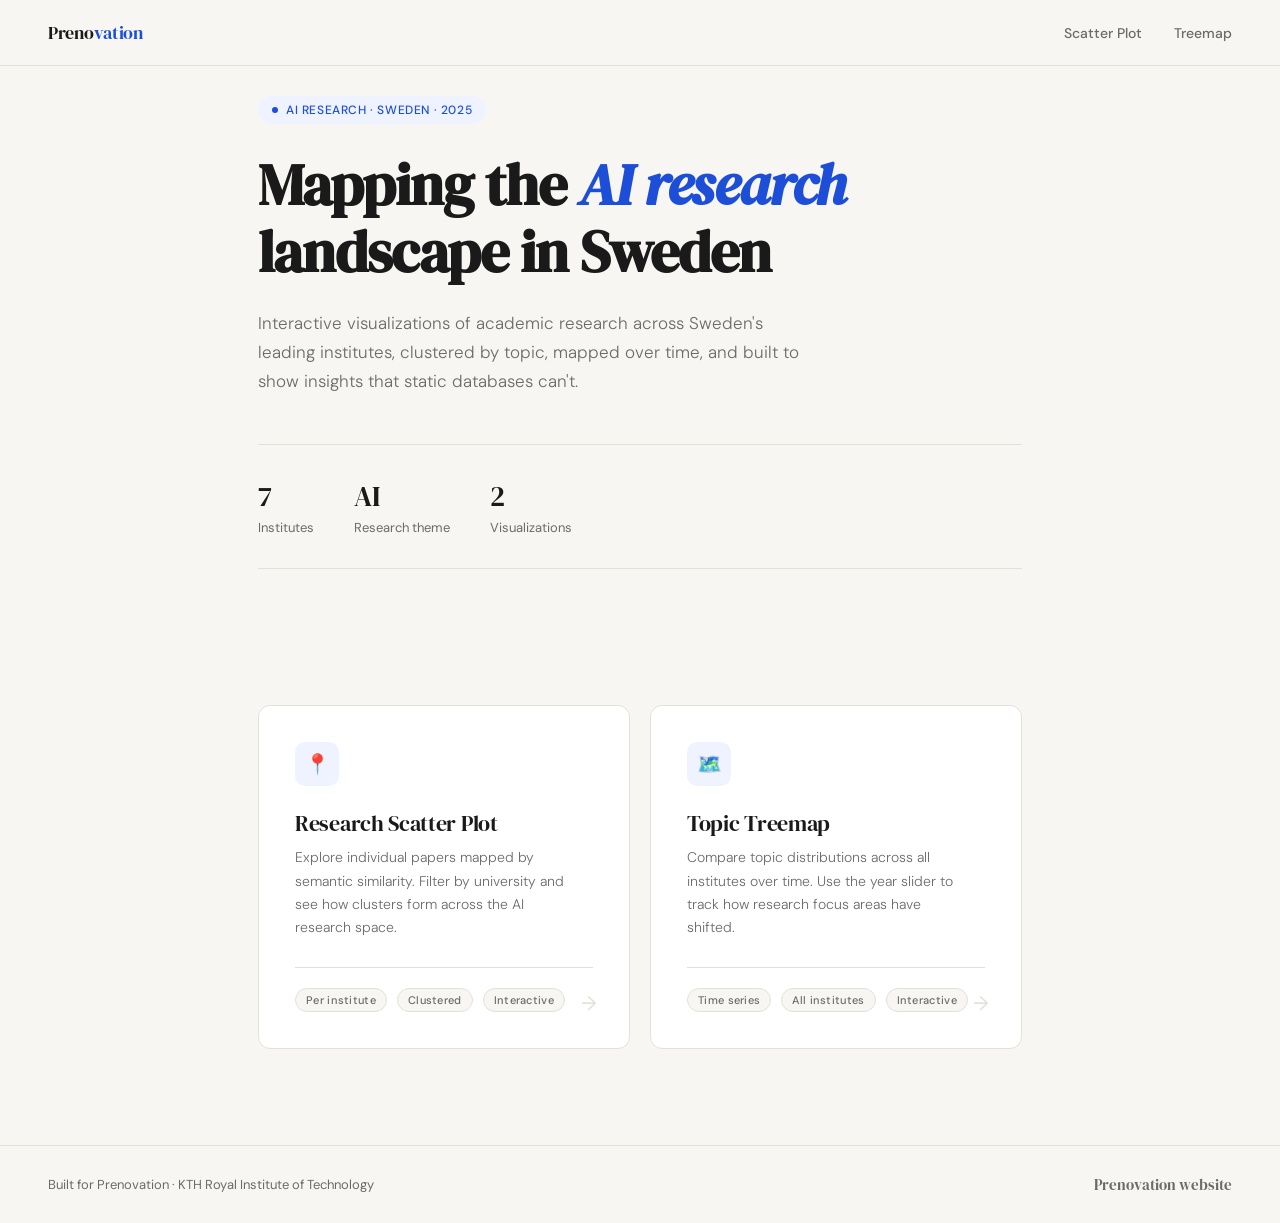
<file: index.html>
<!DOCTYPE html>
<html lang="en">
<head>
  <meta charset="UTF-8">
  <meta name="viewport" content="width=device-width, initial-scale=1.0">
  <title>AI Research Landscape – Sweden</title>
  <link href="https://fonts.googleapis.com/css2?family=DM+Serif+Display&family=DM+Sans:opsz,wght@9..40,300;9..40,400;9..40,500&display=swap" rel="stylesheet">
  <link rel="stylesheet" href="styling.css">
</head>
<body>

  <nav>
    <a class="nav-logo">Preno<span>vation</span></a>
    <ul class="nav-links">
      <li><a href="scatter.html">Scatter Plot</a></li>
      <li><a href="treemap.html">Treemap</a></li>
    </ul>
  </nav>

  <section class="hero">
    <div class="hero-tag">AI Research · Sweden · 2025</div>
    <h1>Mapping the <em>AI research</em> landscape in Sweden</h1>
    <p class="hero-desc">
      Interactive visualizations of academic research across Sweden's leading institutes, clustered by topic, mapped over time, and built to show insights that static databases can't.
    </p>

    <div class="stats">
      <div class="stat-item">
        <span class="stat-number">7</span>
        <span class="stat-label">Institutes</span>
      </div>
      <div class="stat-item">
        <span class="stat-number">AI</span>
        <span class="stat-label">Research theme</span>
      </div>
      <div class="stat-item">
        <span class="stat-number">2</span>
        <span class="stat-label">Visualizations</span>
      </div>
    </div>
  </section>

  <div class="cards">
    <a class="card" href="scatter.html">
      <div class="card-icon">📍</div>
      <h2>Research Scatter Plot</h2>
      <p>Explore individual papers mapped by semantic similarity. Filter by university and see how clusters form across the AI research space.</p>
      <div class="card-meta">
        <span class="tag">Per institute</span>
        <span class="tag">Clustered</span>
        <span class="tag">Interactive</span>
      </div>
    </a>

    <a class="card" href="treemap.html">
      <div class="card-icon">🗺️</div>
      <h2>Topic Treemap</h2>
      <p>Compare topic distributions across all institutes over time. Use the year slider to track how research focus areas have shifted.</p>
      <div class="card-meta">
        <span class="tag">Time series</span>
        <span class="tag">All institutes</span>
        <span class="tag">Interactive</span>
      </div>
    </a>
  </div>

  <footer>
    <p>Built for Prenovation · KTH Royal Institute of Technology</p>
    <span class="footer-logo"><a href="https://prenovation.org" target="_blank">Prenovation website</a></span>
  </footer>

</body>
</html>
</file>
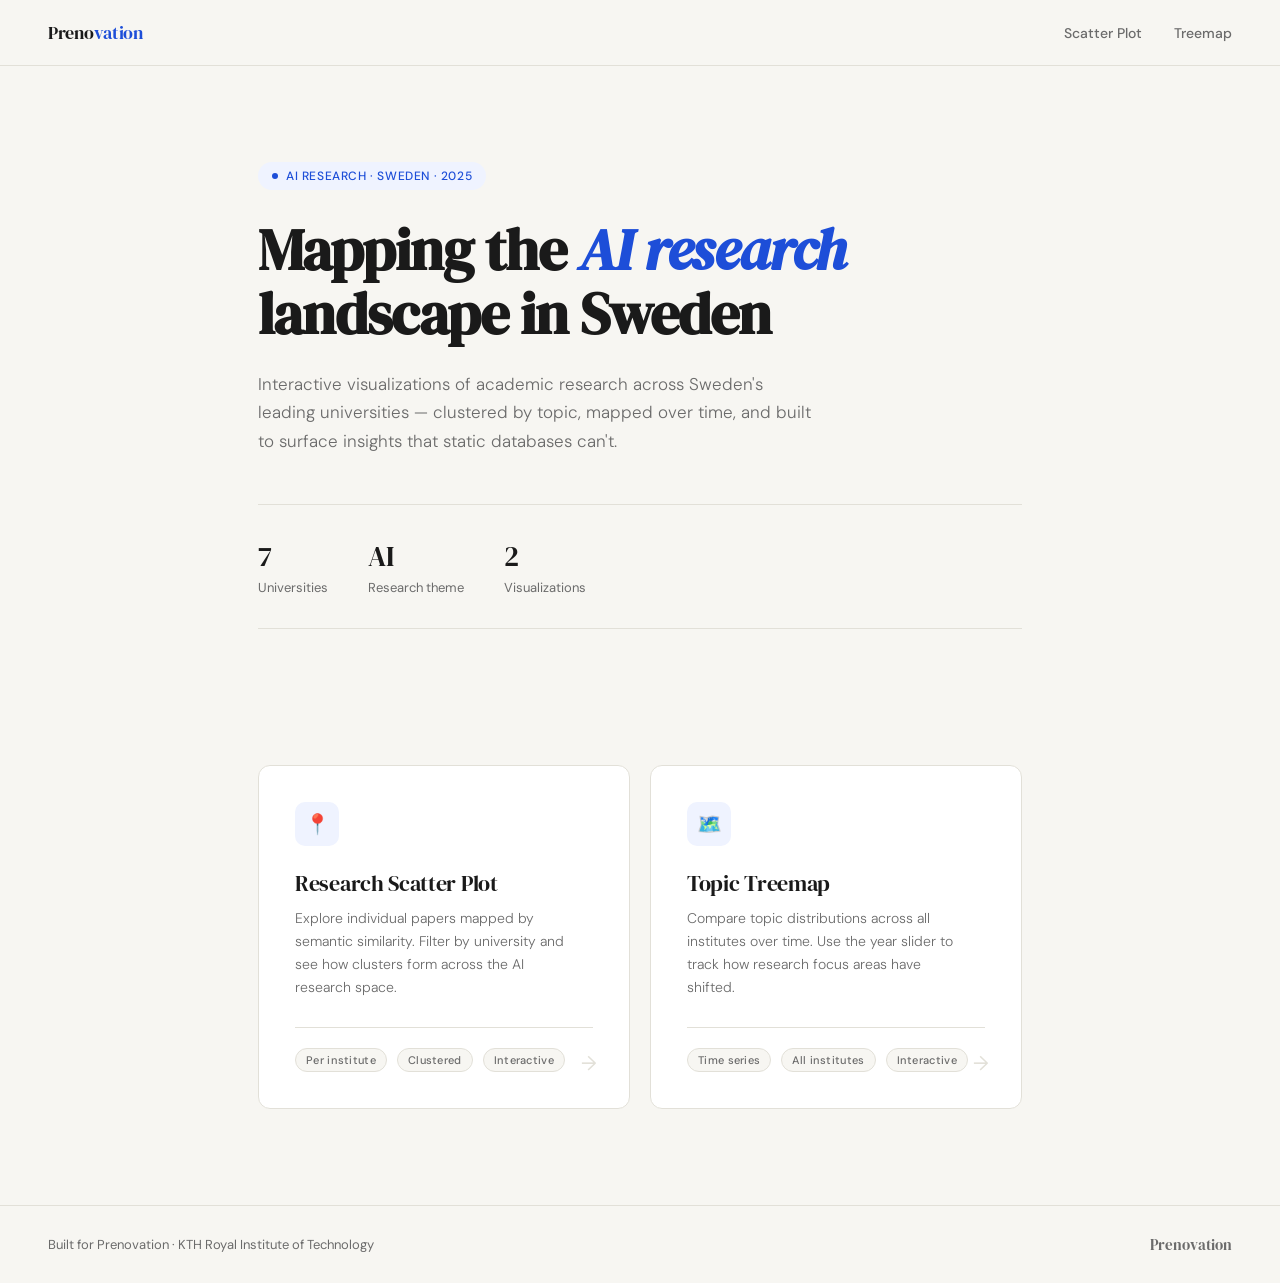
<file: index-2.html>
<!DOCTYPE html>
<html lang="en">
<head>
  <meta charset="UTF-8">
  <meta name="viewport" content="width=device-width, initial-scale=1.0">
  <title>AI Research Landscape – Sweden</title>
  <link href="https://fonts.googleapis.com/css2?family=DM+Serif+Display&family=DM+Sans:opsz,wght@9..40,300;9..40,400;9..40,500&display=swap" rel="stylesheet">
  <style>
    *, *::before, *::after { box-sizing: border-box; margin: 0; padding: 0; }

    :root {
      --bg: #f7f6f2;
      --ink: #1a1a1a;
      --ink-light: #6b6b6b;
      --accent: #1d4ed8;
      --accent-light: #eff3ff;
      --border: #e2e0d8;
      --card-bg: #ffffff;
    }

    html { scroll-behavior: smooth; }

    body {
      background: var(--bg);
      color: var(--ink);
      font-family: 'DM Sans', sans-serif;
      font-weight: 400;
      min-height: 100vh;
    }

    /* NAV */
    nav {
      display: flex;
      align-items: center;
      justify-content: space-between;
      padding: 20px 48px;
      border-bottom: 1px solid var(--border);
      background: var(--bg);
      position: sticky;
      top: 0;
      z-index: 10;
    }

    .nav-logo {
      font-family: 'DM Serif Display', serif;
      font-size: 18px;
      color: var(--ink);
      text-decoration: none;
      letter-spacing: -0.3px;
    }

    .nav-logo span { color: var(--accent); }

    .nav-links {
      display: flex;
      gap: 32px;
      list-style: none;
    }

    .nav-links a {
      text-decoration: none;
      color: var(--ink-light);
      font-size: 14px;
      font-weight: 500;
      transition: color 0.2s;
    }

    .nav-links a:hover { color: var(--ink); }

    /* HERO */
    .hero {
      max-width: 860px;
      margin: 0 auto;
      padding: 96px 48px 64px;
    }

    .hero-tag {
      display: inline-flex;
      align-items: center;
      gap: 8px;
      background: var(--accent-light);
      color: var(--accent);
      font-size: 12px;
      font-weight: 500;
      letter-spacing: 0.6px;
      text-transform: uppercase;
      padding: 6px 14px;
      border-radius: 100px;
      margin-bottom: 28px;
    }

    .hero-tag::before {
      content: '';
      width: 6px;
      height: 6px;
      border-radius: 50%;
      background: var(--accent);
    }

    h1 {
      font-family: 'DM Serif Display', serif;
      font-size: clamp(36px, 5vw, 58px);
      line-height: 1.1;
      letter-spacing: -1px;
      color: var(--ink);
      margin-bottom: 24px;
      max-width: 700px;
    }

    h1 em {
      font-style: italic;
      color: var(--accent);
    }

    .hero-desc {
      font-size: 17px;
      line-height: 1.7;
      color: var(--ink-light);
      max-width: 560px;
      margin-bottom: 48px;
      font-weight: 300;
    }

    /* STATS ROW */
    .stats {
      display: flex;
      gap: 40px;
      padding: 32px 0;
      border-top: 1px solid var(--border);
      border-bottom: 1px solid var(--border);
      margin-bottom: 72px;
    }

    .stat-item { display: flex; flex-direction: column; gap: 4px; }

    .stat-number {
      font-family: 'DM Serif Display', serif;
      font-size: 28px;
      color: var(--ink);
      letter-spacing: -0.5px;
    }

    .stat-label {
      font-size: 13px;
      color: var(--ink-light);
      font-weight: 400;
    }

    /* CARDS */
    .cards {
      display: grid;
      grid-template-columns: 1fr 1fr;
      gap: 20px;
      max-width: 860px;
      margin: 0 auto;
      padding: 0 48px 96px;
    }

    .card {
      background: var(--card-bg);
      border: 1px solid var(--border);
      border-radius: 12px;
      padding: 36px;
      text-decoration: none;
      color: inherit;
      display: flex;
      flex-direction: column;
      transition: box-shadow 0.25s, transform 0.25s, border-color 0.25s;
      position: relative;
      overflow: hidden;
    }

    .card::after {
      content: '→';
      position: absolute;
      bottom: 32px;
      right: 32px;
      font-size: 20px;
      color: var(--border);
      transition: color 0.25s, transform 0.25s;
    }

    .card:hover {
      box-shadow: 0 8px 32px rgba(0,0,0,0.08);
      transform: translateY(-2px);
      border-color: var(--accent);
    }

    .card:hover::after {
      color: var(--accent);
      transform: translateX(4px);
    }

    .card-icon {
      width: 44px;
      height: 44px;
      border-radius: 10px;
      background: var(--accent-light);
      display: flex;
      align-items: center;
      justify-content: center;
      font-size: 20px;
      margin-bottom: 24px;
    }

    .card h2 {
      font-family: 'DM Serif Display', serif;
      font-size: 22px;
      font-weight: 400;
      letter-spacing: -0.3px;
      margin-bottom: 10px;
      line-height: 1.2;
    }

    .card p {
      font-size: 14px;
      line-height: 1.65;
      color: var(--ink-light);
      font-weight: 300;
      max-width: 280px;
    }

    .card-meta {
      margin-top: 28px;
      padding-top: 20px;
      border-top: 1px solid var(--border);
      display: flex;
      gap: 10px;
      flex-wrap: wrap;
    }

    .tag {
      font-size: 11px;
      font-weight: 500;
      color: var(--ink-light);
      background: var(--bg);
      border: 1px solid var(--border);
      padding: 4px 10px;
      border-radius: 100px;
      letter-spacing: 0.3px;
    }

    /* FOOTER */
    footer {
      border-top: 1px solid var(--border);
      padding: 28px 48px;
      display: flex;
      align-items: center;
      justify-content: space-between;
    }

    footer p {
      font-size: 13px;
      color: var(--ink-light);
    }

    .footer-logo {
      font-family: 'DM Serif Display', serif;
      font-size: 15px;
      color: var(--ink-light);
    }

    /* ANIMATIONS */
    @keyframes fadeUp {
      from { opacity: 0; transform: translateY(16px); }
      to   { opacity: 1; transform: translateY(0); }
    }

    .hero-tag  { animation: fadeUp 0.5s ease both; }
    h1         { animation: fadeUp 0.5s ease 0.1s both; }
    .hero-desc { animation: fadeUp 0.5s ease 0.2s both; }
    .stats     { animation: fadeUp 0.5s ease 0.3s both; }
    .cards     { animation: fadeUp 0.5s ease 0.4s both; }

    @media (max-width: 640px) {
      nav { padding: 16px 24px; }
      .hero { padding: 60px 24px 40px; }
      .cards { grid-template-columns: 1fr; padding: 0 24px 60px; }
      .stats { gap: 24px; flex-wrap: wrap; }
      footer { padding: 24px; flex-direction: column; gap: 8px; text-align: center; }
    }
  </style>
</head>
<body>

  <nav>
    <a class="nav-logo" href="/">Preno<span>vation</span></a>
    <ul class="nav-links">
      <li><a href="scatter.html">Scatter Plot</a></li>
      <li><a href="treemap.html">Treemap</a></li>
    </ul>
  </nav>

  <section class="hero">
    <div class="hero-tag">AI Research · Sweden · 2025</div>
    <h1>Mapping the <em>AI research</em> landscape in Sweden</h1>
    <p class="hero-desc">
      Interactive visualizations of academic research across Sweden's leading universities — clustered by topic, mapped over time, and built to surface insights that static databases can't.
    </p>

    <div class="stats">
      <div class="stat-item">
        <span class="stat-number">7</span>
        <span class="stat-label">Universities</span>
      </div>
      <div class="stat-item">
        <span class="stat-number">AI</span>
        <span class="stat-label">Research theme</span>
      </div>
      <div class="stat-item">
        <span class="stat-number">2</span>
        <span class="stat-label">Visualizations</span>
      </div>
    </div>
  </section>

  <div class="cards">
    <a class="card" href="scatter.html">
      <div class="card-icon">📍</div>
      <h2>Research Scatter Plot</h2>
      <p>Explore individual papers mapped by semantic similarity. Filter by university and see how clusters form across the AI research space.</p>
      <div class="card-meta">
        <span class="tag">Per institute</span>
        <span class="tag">Clustered</span>
        <span class="tag">Interactive</span>
      </div>
    </a>

    <a class="card" href="treemap.html">
      <div class="card-icon">🗺️</div>
      <h2>Topic Treemap</h2>
      <p>Compare topic distributions across all institutes over time. Use the year slider to track how research focus areas have shifted.</p>
      <div class="card-meta">
        <span class="tag">Time series</span>
        <span class="tag">All institutes</span>
        <span class="tag">Interactive</span>
      </div>
    </a>
  </div>

  <footer>
    <p>Built for Prenovation · KTH Royal Institute of Technology</p>
    <span class="footer-logo">Prenovation</span>
  </footer>

</body>
</html>
</file>
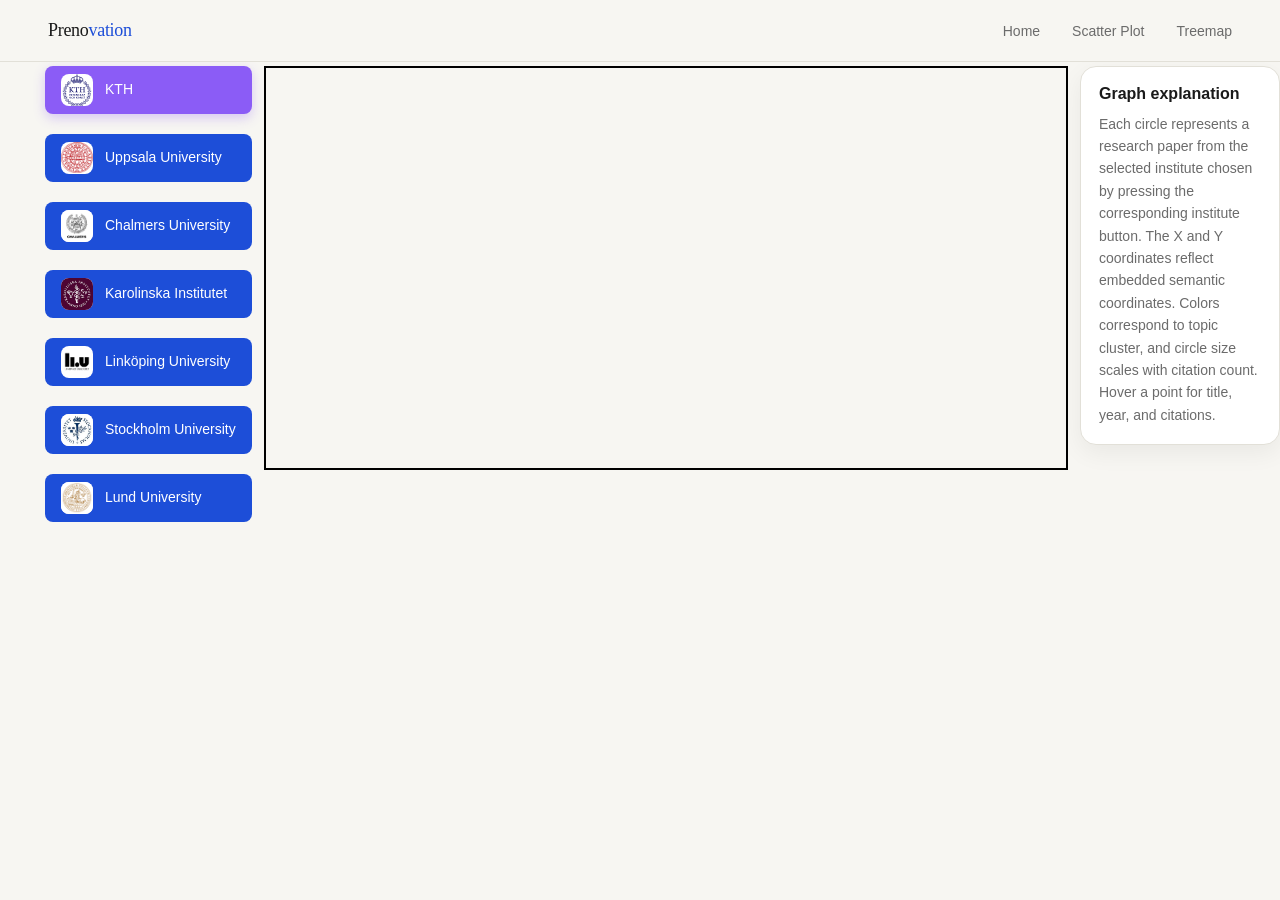
<file: scatter.html>
<!DOCTYPE html>
<html lang="en">
<head>
  <meta charset="UTF-8">
  <script src="https://d3js.org/d3.v7.min.js"></script>
  <title>Scatterplot</title>
  <link rel="stylesheet" href="styling.css">
</head>
<body onload="main()" class="page page-scatter">

  <nav>
    <a class="nav-logo" >Preno<span>vation</span></a>
    <ul class="nav-links">
      <li><a href="index.html">Home</a></li>
      <li><a href="scatter.html">Scatter Plot</a></li>
      <li><a href="treemap.html">Treemap</a></li>
    </ul>
  </nav>

  <div class="body-content">

  <div class="scatter-layout">
    <aside class="scatter-sidebar">
      <div class="scatter-university-list">
        <button class="control-button university-button active" onclick="selectUniversity(this, 'data/outputKTH_labeled.json')">
          <img class="university-logo" src="logos/logotype-blue-ff671d438dd60cb940a663d2fd5e0cf9.svg" alt="KTH logo">
          <span>KTH</span>
        </button>
        <button class="control-button university-button" onclick="selectUniversity(this, 'data/outputUpp_labeled.json')">
          <img class="university-logo" src="logos/Uppsala_University_logo.svg.png" alt="Uppsala University logo">
          <span>Uppsala University</span>
        </button>
        <button class="control-button university-button" onclick="selectUniversity(this, 'data/outputChal_labeled.json')">
          <img class="university-logo" src="logos/chalmers_c_logo.jpg" alt="Chalmers University logo">
          <span>Chalmers University</span>
        </button>
        <button class="control-button university-button" onclick="selectUniversity(this, 'data/outputKar_labeled.json')">
          <img class="university-logo" src="logos/images.jpeg" alt="Karolinska Institutet logo">
          <span>Karolinska Institutet</span>
        </button>
        <button class="control-button university-button" onclick="selectUniversity(this, 'data/outputLi_labeled.json')">
          <img class="university-logo" src="logos/site-logo.png" alt="Linköping University logo">
          <span>Linköping University</span>
        </button>
        <button class="control-button university-button" onclick="selectUniversity(this, 'data/outputSU_labeled.json')">
          <img class="university-logo" src="logos/images%20(1).jpeg" alt="Stockholm University logo">
          <span>Stockholm University</span>
        </button>
        <button class="control-button university-button" onclick="selectUniversity(this, 'data/outputLun_labeled.json')">
          <img class="university-logo" src="logos/Sigill_Lunds_universitet_(vit).png" alt="Lund University logo">
          <span>Lund University</span>
        </button>
      </div>
    </aside>

    <div class="scatter-content">
      <svg class="scatter-svg" width="1200" height="600"></svg>
    </div>

    <aside class="scatter-info">
      <div class="info-box">
        <h3>Graph explanation</h3>
        <p>Each circle represents a research paper from the selected institute chosen by pressing the corresponding institute button. The X and Y coordinates reflect embedded semantic coordinates. Colors correspond to topic cluster, and circle size scales with citation count. Hover a point for title, year, and citations.</p>
      </div>
    </aside>
  </div>

  <script>
    let svg, g, tooltip;
    let dataset = [];
    const combinedScheme = [
      ...d3.schemeTableau10,
      ...d3.schemeDark2
    ];

    function selectUniversity(button, file) {
      // Remove active class from all buttons
      document.querySelectorAll('.university-button').forEach(btn => {
        btn.classList.remove('active');
      });
      // Add active class to clicked button
      button.classList.add('active');
      // Load the file
      loadFile(file);
    }

    function main() {
      const width = 950, height = 600;
      svg = d3.select("svg")
        .attr("viewBox", [0, 0, width, height]);
      g = svg.append("g");

      tooltip = d3.select("body")
        .append("div")
        .attr("class", "tooltip");

      // Load default dataset
      loadFile("data/outputKTH_labeled.json");
    }

    function loadFile(file) {
      d3.json(file).then(data => {
        dataset = data;
        update();
      });
    }

    function update() {
      const width = 800, height = 600;
      g.selectAll("*").remove();

      const xScale = d3.scaleLinear()
        .domain(d3.extent(dataset, d => +d.x))
        .range([10, width  ]);

      const yScale = d3.scaleLinear()
        .domain(d3.extent(dataset, d => +d.y))
        .range([height - 40, 40]);

      const sizeScale = d3.scaleSqrt()
        .domain(d3.extent(dataset, d => +d.cited_by_count))
        .range([4, 12]);

      const subGenres = Array.from(new Set(dataset.map(d => d["cluster"])));
      //const color = d3.scaleOrdinal(d3.quantize(d3.interpolateRainbow, subGenres.length)).domain(subGenres);
      // const color = d3.scaleOrdinal(d3.schemeTableau10).domain(subGenres);
      const color = d3.scaleOrdinal(combinedScheme).domain(subGenres);

      const points = g.selectAll("circle")
        .data(dataset, d => d.title);

      points.enter()
        .append("circle")
        .attr("cx", d => xScale(+d.x))
        .attr("cy", d => yScale(+d.y))
        .attr("r", 0)
        .attr("fill", d => color(d["cluster"]))
        .attr("opacity", 0.8)
        .on("mousemove", (e, d) => {
          tooltip
            .style("opacity", 1)
            .html(`
              <b>${d.title}</b><br>
              Topic: ${d["cluster"]}<br>
              Year: ${d.publication_year}<br>
              Citations: ${d.cited_by_count}
            `)
            .style("left", (e.pageX + 14) + "px")
            .style("top", (e.pageY + 14) + "px");
        })
        .on("mouseleave", () => tooltip.style("opacity", 0))
        .transition()
        .duration(600)
        .attr("r", d => sizeScale(+d.cited_by_count));

      /*const xAxis = d3.axisBottom(xScale);
      const yAxis = d3.axisLeft(yScale);

      g.append("g")
        .attr("transform", `translate(0,${height - 40})`)
        .call(xAxis);

      g.append("g")
        .attr("transform", `translate(40,0)`)
        .call(yAxis);*/

      svg.selectAll(".legend").remove();
      const legend = svg.append("g")
        .attr("class", "legend")
        // place legend just to the right of the plot border
        .attr("transform", `translate(${width + 12}, 40)`);

      subGenres.forEach((genre, i) => {
        const row = legend.append("g")
          .attr("transform", `translate(0, ${i * 25})`);
        row.append("rect")
          .attr("width", 18)
          .attr("height", 18)
          .attr("fill", color(genre));
        row.append("text")
          .attr("x", 24)
          .attr("y", 14)
          .text(genre)
          .style("font-size", "12px");
      });
    }

  </script>

</div>

</body>
</html>
</file>
<file: styling.css>
*, *::before, *::after { box-sizing: border-box; margin: 0; padding: 0; }

:root {
  --bg: #f7f6f2;
  --ink: #1a1a1a;
  --ink-light: #6b6b6b;
  --accent: #1d4ed8;
  --accent-light: #eff3ff;
  --border: #e2e0d8;
  --card-bg: #ffffff;
}

html { scroll-behavior: smooth; }

body {
  background: var(--bg);
  color: var(--ink);
  font-family: 'DM Sans', sans-serif;
  font-weight: 400;
  min-height: 100vh;
}

a {
  color: inherit;
  text-decoration: none;
}


.page {
  margin: 0;
  display: flex;
  flex-direction: column;
  align-items: center;
  min-height: 100vh;
  background: var(--bg);
  padding-top: 70px;
}

.body-content {
  margin-top: 2%;
  flex: 1;
  width: 100%;
}

.page-scatter,
.page-treemap {
  justify-content: center;
  padding: 20px 0;
}

/* Treemap layout and styles */
.treemap-layout {
  display: flex;
  align-items: flex-start;
  gap: 12px;
  width: 100%;
  max-width: 1600px;
  padding: 8px 10px 20px;
  margin: 0 auto;
}

.treemap-content {
  flex: 1;
  display: flex;
  flex-direction: column;
  gap: 12px;
}

.treemap-info {
  width: 220px;
}

.treemap-svg {
  width: 100%;
  max-width: 1400px;
  height: auto;
  display: block;
}



.scatter-layout {
  display: flex;
  align-items: flex-start;
  justify-content: center;
  gap: 12px;
  width: 100%;
  max-width: 1700px;
  padding: 20px;
  margin-left: 20px;
}

.scatter-sidebar {
  display: flex;
  flex-direction: column;
  align-items: flex-start;
  margin-left: 5px;
  min-width: 160px;
}

.scatter-university-list {
  display: flex;
  flex-direction: column;
  gap: 20px;
}

.scatter-content {
  flex: 1;
  display: flex;
  flex-direction: column;
  gap: 5px;
  min-width: 0;
}

.scatter-info {
  width: 200px;
  margin-right: ;
}

.info-box {
  width: 200px;
  padding: 18px;
  background: white;
  border: 1px solid var(--border);
  border-radius: 16px;
  box-shadow: 0 8px 24px rgba(0,0,0,0.06);
}

.info-box h3 {
  margin-bottom: 10px;
  font-size: 16px;
}

.info-box p {
  font-size: 14px;
  line-height: 1.6;
  color: var(--ink-light);
}

.scatter-svg {
  width: 100%;
  max-width: 100%;
  height: auto;
  display: block;
  border: 2px solid black;
}

.scatter-university-list .control-button {
  width: 100%;
  height: 48px;
  text-align: left;
}

.university-button {
  display: flex;
  align-items: center;
  gap: 12px;
  padding: 10px 14px;
  transition: transform 0.15s ease, background-color 0.15s ease;
  transform-origin: left center;
  cursor: pointer;
}

.university-button:hover {
  transform: scale(1.1);
}

.university-logo {
  width: 32px;
  height: 32px;
  object-fit: contain;
  flex-shrink: 0;
  border-radius: 8px;
  background: white;
}

.university-button span {
  display: inline-block;
  white-space: normal;
  line-height: 1.2;
}

.university-button.active {
  background: #8b5cf6;
    box-shadow: 0 4px 12px rgba(139, 92, 246, 0.3);
}

.scatter-controls,
.treemap-controls {
  margin: 20px 0;
  display: flex;
  gap: 10px;
  flex-wrap: wrap;
  justify-content: center;
}

.control-button {
  border: none;
  background: var(--accent);
  color: white;
  padding: 10px 16px;
  border-radius: 8px;
  cursor: pointer;
  font-size: 14px;
  transition: background-color 0.2s, transform 0.2s;
}



.slider {
  max-width: 100%;
  margin: 20px;
}

.scatter-svg,
.treemap-svg {
  max-width: 100%;
  height: auto;
  display: block;
}

.tooltip {
  position: absolute;
  background: rgba(0,0,0,0.85);
  color: white;
  padding: 8px 10px;
  border-radius: 6px;
  font-size: 13px;
  pointer-events: none;
  opacity: 0;
  transition: opacity 0.2s ease;
  z-index: 10;
}

.legend rect {
  stroke: #fff;
  stroke-width: 1;
}

nav {
  display: flex;
  align-items: center;
  justify-content: space-between;
  padding: 20px 48px;
  border-bottom: 1px solid var(--border);
  background: var(--bg);
  position: fixed;
  top: 0;
  left: 0;
  right: 0;
  z-index: 100;
}

.nav-logo {
  font-family: 'DM Serif Display', serif;
  font-size: 18px;
  color: var(--ink);
  letter-spacing: -0.3px;
}

.nav-logo span {
  color: var(--accent);
}

.nav-links {
  display: flex;
  gap: 32px;
  list-style: none;
}

.nav-links a {
  color: var(--ink-light);
  font-size: 14px;
  font-weight: 500;
  transition: color 0.2s;
}

.nav-links a:hover {
  color: var(--ink);
}

.hero {
  max-width: 860px;
  margin: 0 auto;
  padding: 96px 48px 64px;
}

.hero-tag {
  display: inline-flex;
  align-items: center;
  gap: 8px;
  background: var(--accent-light);
  color: var(--accent);
  font-size: 12px;
  font-weight: 500;
  letter-spacing: 0.6px;
  text-transform: uppercase;
  padding: 6px 14px;
  border-radius: 100px;
  margin-bottom: 28px;
}

.hero-tag::before {
  content: '';
  width: 6px;
  height: 6px;
  border-radius: 50%;
  background: var(--accent);
}

h1 {
  font-family: 'DM Serif Display', serif;
  font-size: clamp(36px, 5vw, 58px);
  line-height: 1.15;
  letter-spacing: -1px;
  color: var(--ink);
  margin-bottom: 24px;
  max-width: 700px;
}

h1 em {
  font-style: italic;
  color: var(--accent);
}

.hero-desc {
  font-size: 17px;
  line-height: 1.7;
  color: var(--ink-light);
  max-width: 560px;
  margin-bottom: 48px;
  font-weight: 300;
}

.stats {
  display: flex;
  gap: 40px;
  padding: 32px 0;
  border-top: 1px solid var(--border);
  border-bottom: 1px solid var(--border);
  margin-bottom: 72px;
}

.stat-item {
  display: flex;
  flex-direction: column;
  gap: 4px;
}

.stat-number {
  font-family: 'DM Serif Display', serif;
  font-size: 28px;
  color: var(--ink);
  letter-spacing: -0.5px;
}

.stat-label {
  font-size: 13px;
  color: var(--ink-light);
  font-weight: 400;
}

.cards {
  display: grid;
  grid-template-columns: 1fr 1fr;
  gap: 20px;
  max-width: 860px;
  margin: 0 auto;
  padding: 0 48px 96px;
}

.card {
  background: var(--card-bg);
  border: 1px solid var(--border);
  border-radius: 12px;
  padding: 36px;
  display: flex;
  flex-direction: column;
  transition: box-shadow 0.25s, transform 0.25s, border-color 0.25s;
  position: relative;
  overflow: hidden;
}

.card::after {
  content: '→';
  position: absolute;
  bottom: 32px;
  right: 32px;
  font-size: 20px;
  color: var(--border);
  transition: color 0.25s, transform 0.25s;
}

.card:hover {
  box-shadow: 0 8px 32px rgba(0,0,0,0.08);
  transform: translateY(-2px);
  border-color: var(--accent);
}

.card:hover::after {
  color: var(--accent);
  transform: translateX(4px);
}

.card-icon {
  width: 44px;
  height: 44px;
  border-radius: 10px;
  background: var(--accent-light);
  display: flex;
  align-items: center;
  justify-content: center;
  font-size: 20px;
  margin-bottom: 24px;
}

.card h2 {
  font-family: 'DM Serif Display', serif;
  font-size: 22px;
  font-weight: 400;
  letter-spacing: -0.3px;
  margin-bottom: 10px;
  line-height: 1.2;
}

.card p {
  font-size: 14px;
  line-height: 1.65;
  color: var(--ink-light);
  font-weight: 300;
  max-width: 280px;
}

.card-meta {
  margin-top: 28px;
  padding-top: 20px;
  border-top: 1px solid var(--border);
  display: flex;
  gap: 10px;
  flex-wrap: wrap;
}

.tag {
  font-size: 11px;
  font-weight: 500;
  color: var(--ink-light);
  background: var(--bg);
  border: 1px solid var(--border);
  padding: 4px 10px;
  border-radius: 100px;
  letter-spacing: 0.3px;
}

footer {
  border-top: 1px solid var(--border);
  padding: 28px 48px;
  display: flex;
  align-items: center;
  justify-content: space-between;
}

footer p {
  font-size: 13px;
  color: var(--ink-light);
}

.footer-logo {
  font-family: 'DM Serif Display', serif;
  font-size: 15px;
  color: var(--ink-light);
}

.footer-logo :hover {
  color: var(--accent);
}

@keyframes fadeUp {
  from { opacity: 0; transform: translateY(16px); }
  to { opacity: 1; transform: translateY(0); }
}

.hero-tag { animation: fadeUp 0.5s ease both; }
h1 { animation: fadeUp 0.5s ease 0.1s both; }
.hero-desc { animation: fadeUp 0.5s ease 0.2s both; }
.stats { animation: fadeUp 0.5s ease 0.3s both; }
.cards { animation: fadeUp 0.5s ease 0.4s both; }

@media (max-width: 640px) {
  nav { padding: 16px 24px; }
  .hero { padding: 60px 24px 40px; }
  .cards { grid-template-columns: 1fr; padding: 0 24px 60px; }
  .stats { gap: 24px; flex-wrap: wrap; }
  footer { padding: 24px; flex-direction: column; gap: 8px; text-align: center; }
  .slider { width: 85%; margin: 20px auto; }
}
</file>
